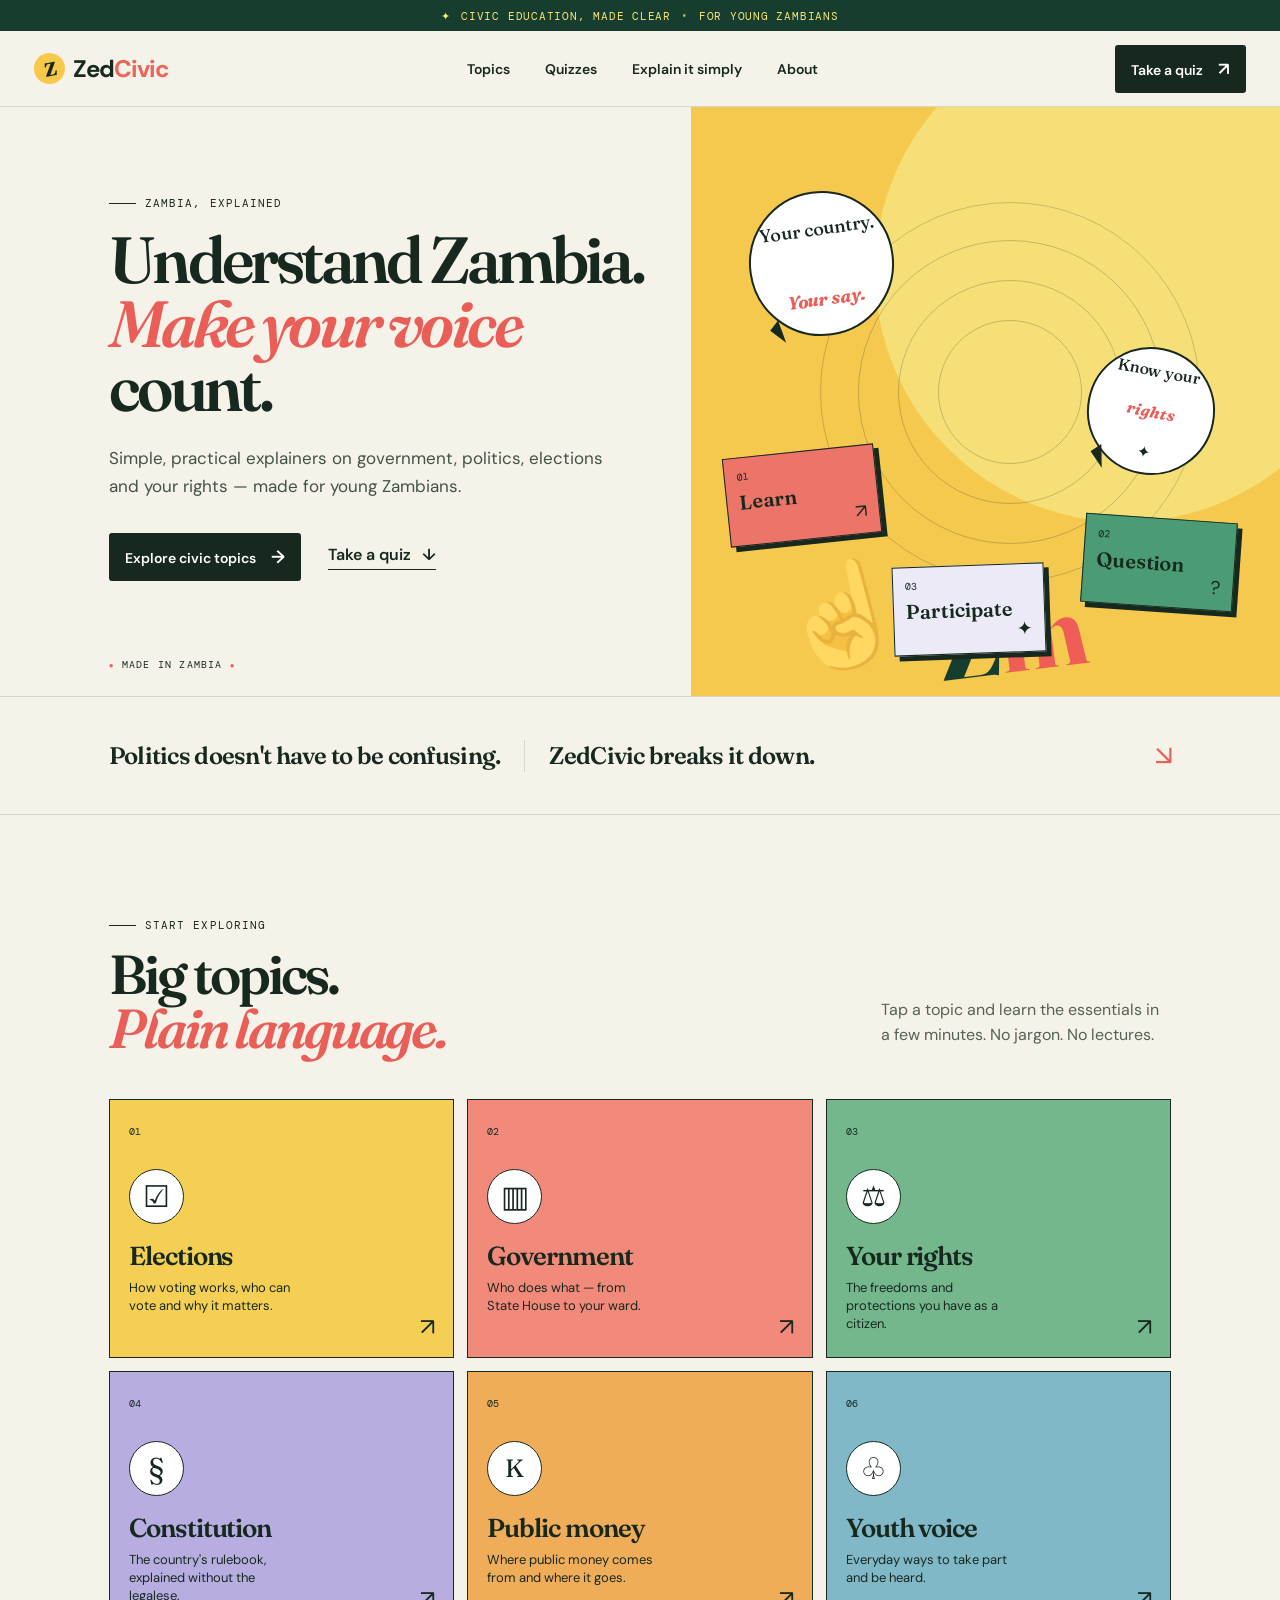
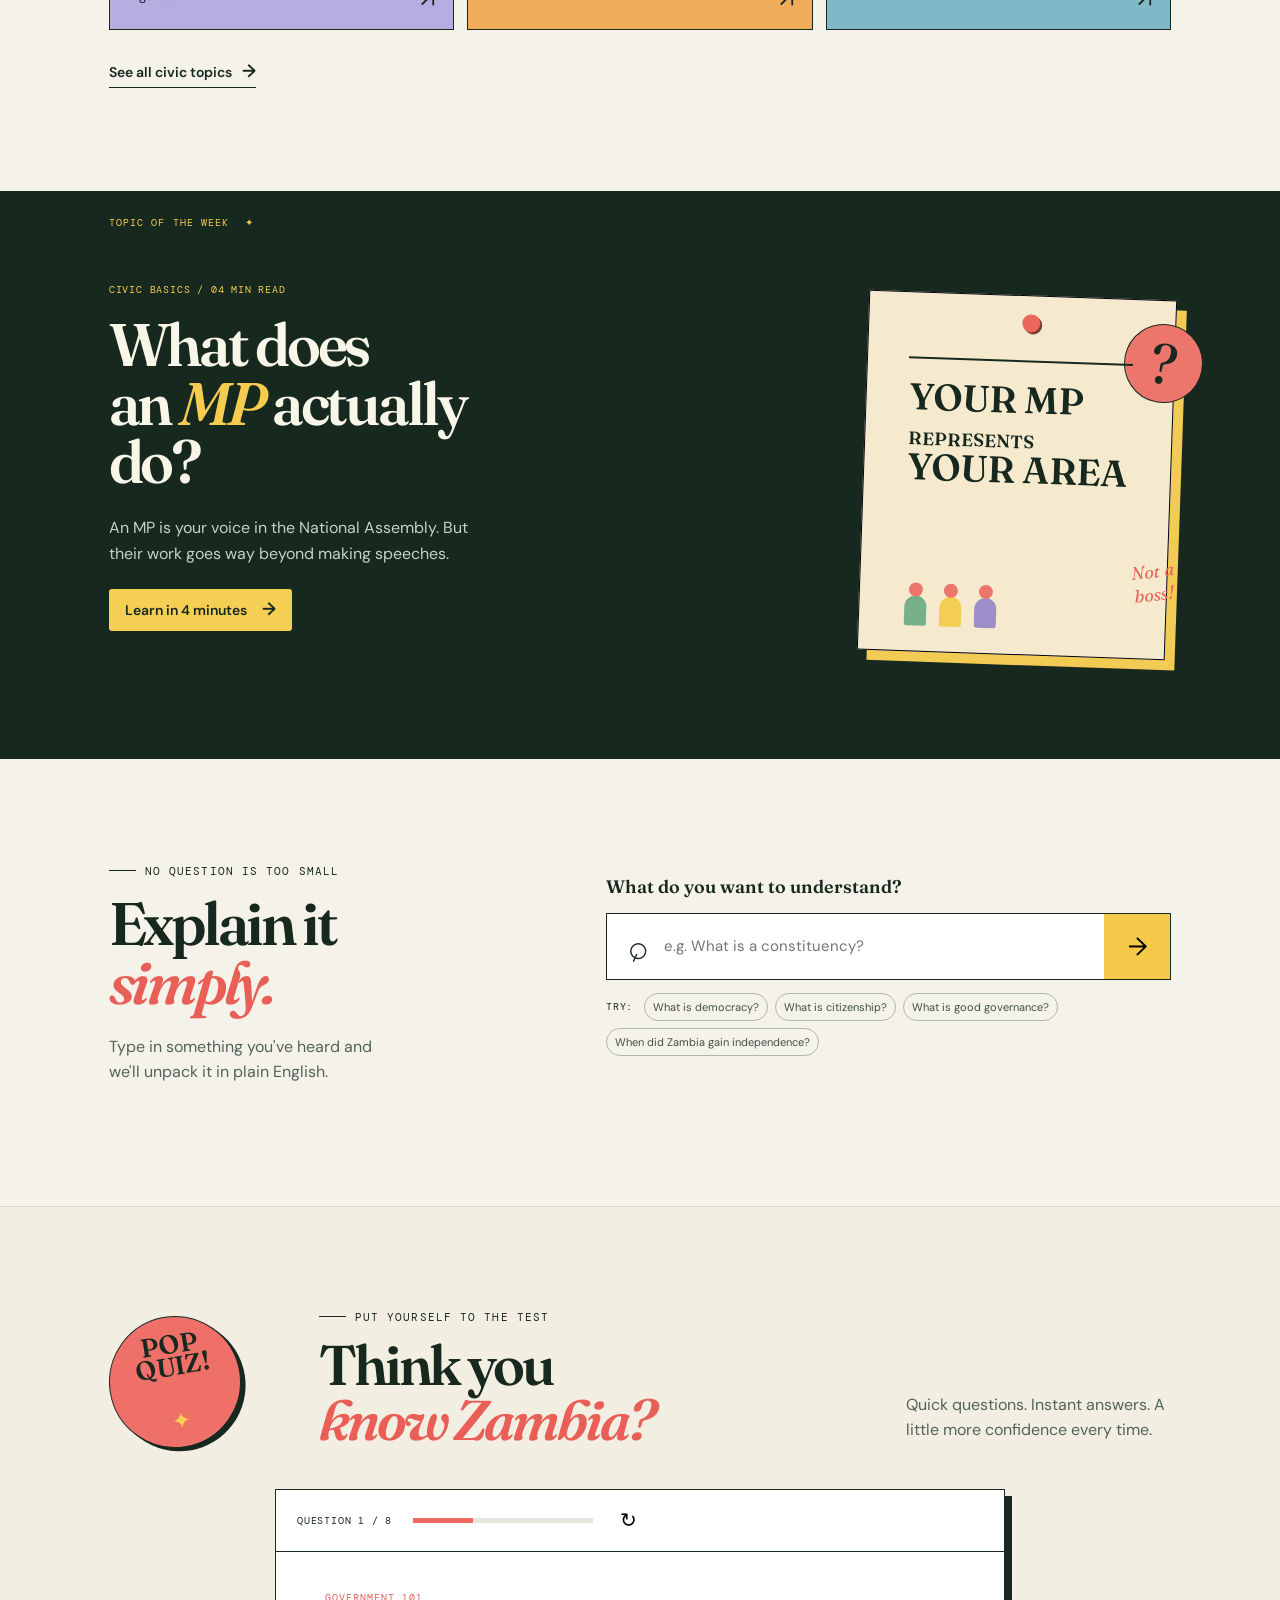
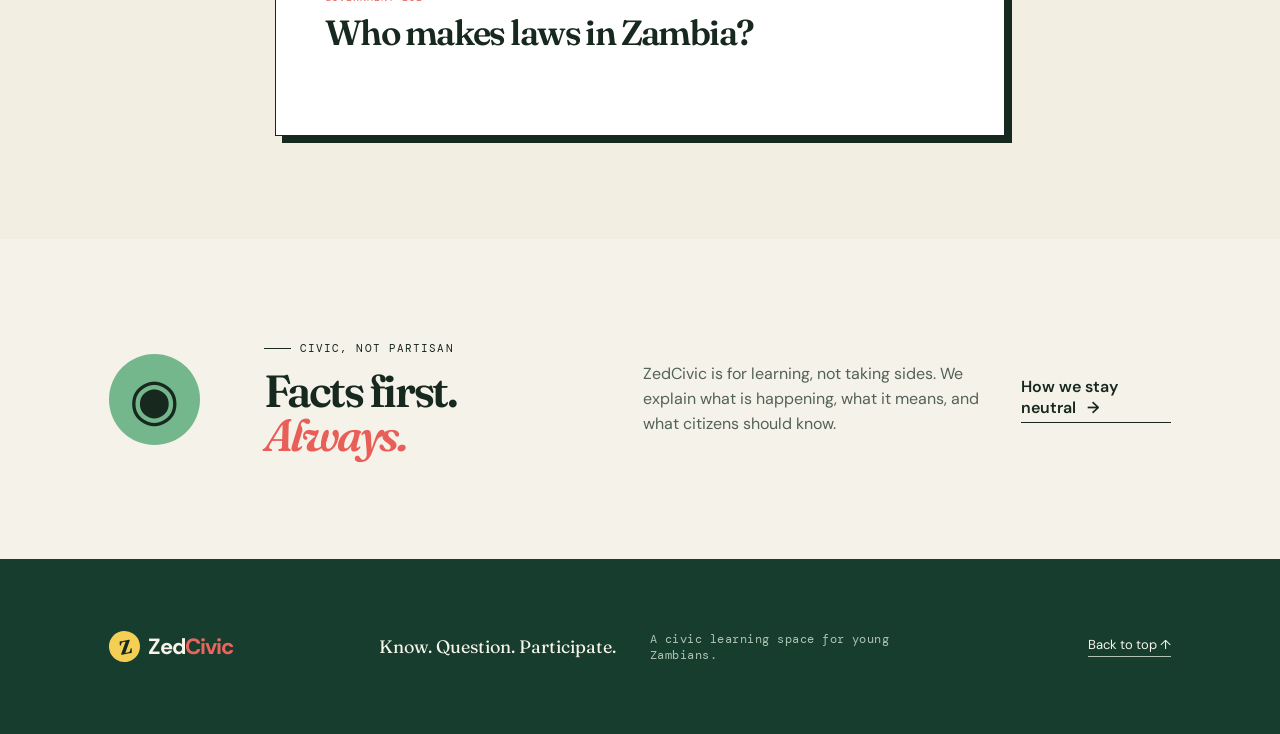
<file: index.html>
<!doctype html>
<html lang="en">
<head>
  <meta charset="UTF-8" />
  <meta name="viewport" content="width=device-width, initial-scale=1.0" />
  <meta name="description" content="Simple, non-partisan civic education for young Zambians." />
  <title>ZedCivic — Know. Question. Participate.</title>
  <link rel="preconnect" href="https://fonts.googleapis.com">
  <link rel="preconnect" href="https://fonts.gstatic.com" crossorigin>
  <link href="https://fonts.googleapis.com/css2?family=DM+Mono:wght@400;500&family=DM+Sans:opsz,wght@9..40,400;9..40,500;9..40,600;9..40,700&family=Fraunces:opsz,wght@9..144,600;9..144,700&display=swap" rel="stylesheet">
  <link rel="stylesheet" href="index.css" />
</head>
<body>
  <div class="announcement"><span>✦</span> CIVIC EDUCATION, MADE CLEAR <span class="announcement-dot">•</span> FOR YOUNG ZAMBIANS</div>
  <header class="site-header">
    <a class="brand" href="#top" aria-label="ZedCivic home"><span class="brand-mark">Z</span><span>Zed<span class="brand-accent">Civic</span></span></a>
    <button class="menu-toggle" aria-label="Open menu" aria-expanded="false"><span></span><span></span></button>
    <nav class="main-nav" aria-label="Main navigation"><a href="topics.html">Topics</a><a href="quizzes.html">Quizzes</a><a href="explain.html">Explain it simply</a><a href="about.html">About</a></nav>
    <a class="header-cta" href="quizzes.html">Take a quiz <span>↗</span></a>
  </header>
  <main id="top">
    <section class="hero">
        <div class="hero-copy"><div class="eyebrow"><span class="eyebrow-line"></span> ZAMBIA, EXPLAINED</div><h1>Understand Zambia.<br><em>Make your voice</em><br>count.</h1><p>Simple, practical explainers on government, politics, elections and your rights — made for young Zambians.</p><div class="hero-actions"><a href="topics.html" class="button button-dark">Explore civic topics <span>→</span></a><a href="quizzes.html" class="text-link">Take a quiz <span>↓</span></a></div></div>
      <div class="hero-art" aria-hidden="true"><div class="sun"></div><div class="hero-rings"><span></span><span></span><span></span></div><div class="speech speech-one">Your country.<br><strong>Your say.</strong></div><div class="speech speech-two">Know your <strong>rights</strong> ✦</div><div class="civic-card card-a"><span>01</span><b>Learn</b><i>↗</i></div><div class="civic-card card-b"><span>02</span><b>Question</b><i>?</i></div><div class="civic-card card-c"><span>03</span><b>Participate</b><i>✦</i></div><div class="raised-hand">☝</div><div class="zambia-map">Z<span>m</span></div></div>
      <div class="hero-stamp"><span>●</span> MADE IN ZAMBIA <span>●</span></div>
    </section>
    <section class="intro-strip" id="about"><p>Politics doesn't have to be confusing.</p><span></span><p>ZedCivic breaks it down.</p><b>↘</b></section>
    <section class="topics section" id="topics">
      <div class="section-heading"><div><div class="eyebrow"><span class="eyebrow-line"></span> START EXPLORING</div><h2>Big topics.<br><em>Plain language.</em></h2></div><p>Tap a topic and learn the essentials in a few minutes. No jargon. No lectures.</p></div>
      <div class="topic-grid">
        <a href="#simple" class="topic-card yellow"><span class="topic-number">01</span><span class="topic-icon ballot">☑</span><h3>Elections</h3><p>How voting works, who can vote and why it matters.</p><span class="card-arrow">↗</span></a>
        <a href="#simple" class="topic-card pink"><span class="topic-number">02</span><span class="topic-icon building">▥</span><h3>Government</h3><p>Who does what — from State House to your ward.</p><span class="card-arrow">↗</span></a>
        <a href="#simple" class="topic-card green"><span class="topic-number">03</span><span class="topic-icon scale">⚖</span><h3>Your rights</h3><p>The freedoms and protections you have as a citizen.</p><span class="card-arrow">↗</span></a>
        <a href="#simple" class="topic-card purple"><span class="topic-number">04</span><span class="topic-icon scroll">§</span><h3>Constitution</h3><p>The country's rulebook, explained without the legalese.</p><span class="card-arrow">↗</span></a>
        <a href="#simple" class="topic-card orange"><span class="topic-number">05</span><span class="topic-icon money">K</span><h3>Public money</h3><p>Where public money comes from and where it goes.</p><span class="card-arrow">↗</span></a>
        <a href="#simple" class="topic-card blue"><span class="topic-number">06</span><span class="topic-icon people">♧</span><h3>Youth voice</h3><p>Everyday ways to take part and be heard.</p><span class="card-arrow">↗</span></a>
      </div><a href="#simple" class="all-topics">See all civic topics <span>→</span></a>
    </section>
    <section class="feature-explainer" id="simple"><div class="feature-label">TOPIC OF THE WEEK <span>✦</span></div><div class="explainer-copy"><p class="large-label">CIVIC BASICS / 04 MIN READ</p><h2>What does<br>an <em>MP</em> actually do?</h2><p>An MP is your voice in the National Assembly. But their work goes way beyond making speeches.</p><a class="button button-light" href="#quiz">Learn in 4 minutes <span>→</span></a></div><div class="explainer-board"><div class="paper-pin"></div><div class="question-mark">?</div><div class="board-lines"></div><p>YOUR MP<br><small>REPRESENTS</small><br>YOUR AREA</p><span class="scribble">Not a<br>boss!</span><div class="board-people"><i></i><i></i><i></i></div></div></section>
    <section class="search-section"><div class="search-copy"><div class="eyebrow"><span class="eyebrow-line"></span> NO QUESTION IS TOO SMALL</div><h2>Explain it<br><em>simply.</em></h2><p>Type in something you've heard and we'll unpack it in plain English.</p></div><div class="search-panel"><label for="explainer-search">What do you want to understand?</label><div class="search-box"><span>⌕</span><input id="explainer-search" type="search" placeholder="e.g. What is a constituency?" /><button aria-label="Search">→</button></div><div class="quick-searches"><span>TRY:</span><button>What is democracy?</button><button>What is citizenship?</button><button>What is good governance?</button><button>When did Zambia gain independence?</button></div><p class="search-result" aria-live="polite"></p></div></section>
    <section class="quiz-section section" id="quiz"><div class="quiz-intro"><div class="quiz-sticker">POP<br>QUIZ! <span>✦</span></div><div><div class="eyebrow"><span class="eyebrow-line"></span> PUT YOURSELF TO THE TEST</div><h2>Think you<br><em>know Zambia?</em></h2></div><p>Quick questions. Instant answers. A little more confidence every time.</p></div><div class="quiz-card"><div class="quiz-card-head"><span>QUESTION <b class="question-count">1 / 8</b></span><div class="progress"><i></i></div><button class="quiz-close" aria-label="Reset quiz">↻</button></div><div class="quiz-content"><p class="quiz-topic">GOVERNMENT 101</p><h3 class="quiz-question">Who makes laws in Zambia?</h3><div class="answers"></div><div class="feedback" aria-live="polite"></div><button class="next-question" hidden>Next question <span>→</span></button></div></div></section>
    <section class="neutral-section"><div class="neutral-icon">◉</div><div><div class="eyebrow"><span class="eyebrow-line"></span> CIVIC, NOT PARTISAN</div><h2>Facts first.<br><em>Always.</em></h2></div><p>ZedCivic is for learning, not taking sides. We explain what is happening, what it means, and what citizens should know.</p><a href="#about" class="text-link">How we stay neutral <span>→</span></a></section>
  </main>
  <footer class="site-footer"><a class="brand" href="#top"><span class="brand-mark">Z</span><span>Zed<span class="brand-accent">Civic</span></span></a><p>Know. Question. Participate.</p><p class="footer-note">A civic learning space for young Zambians.</p><a href="#top">Back to top ↑</a></footer>
  <script src="main.js"></script>
</body></html>
</file>
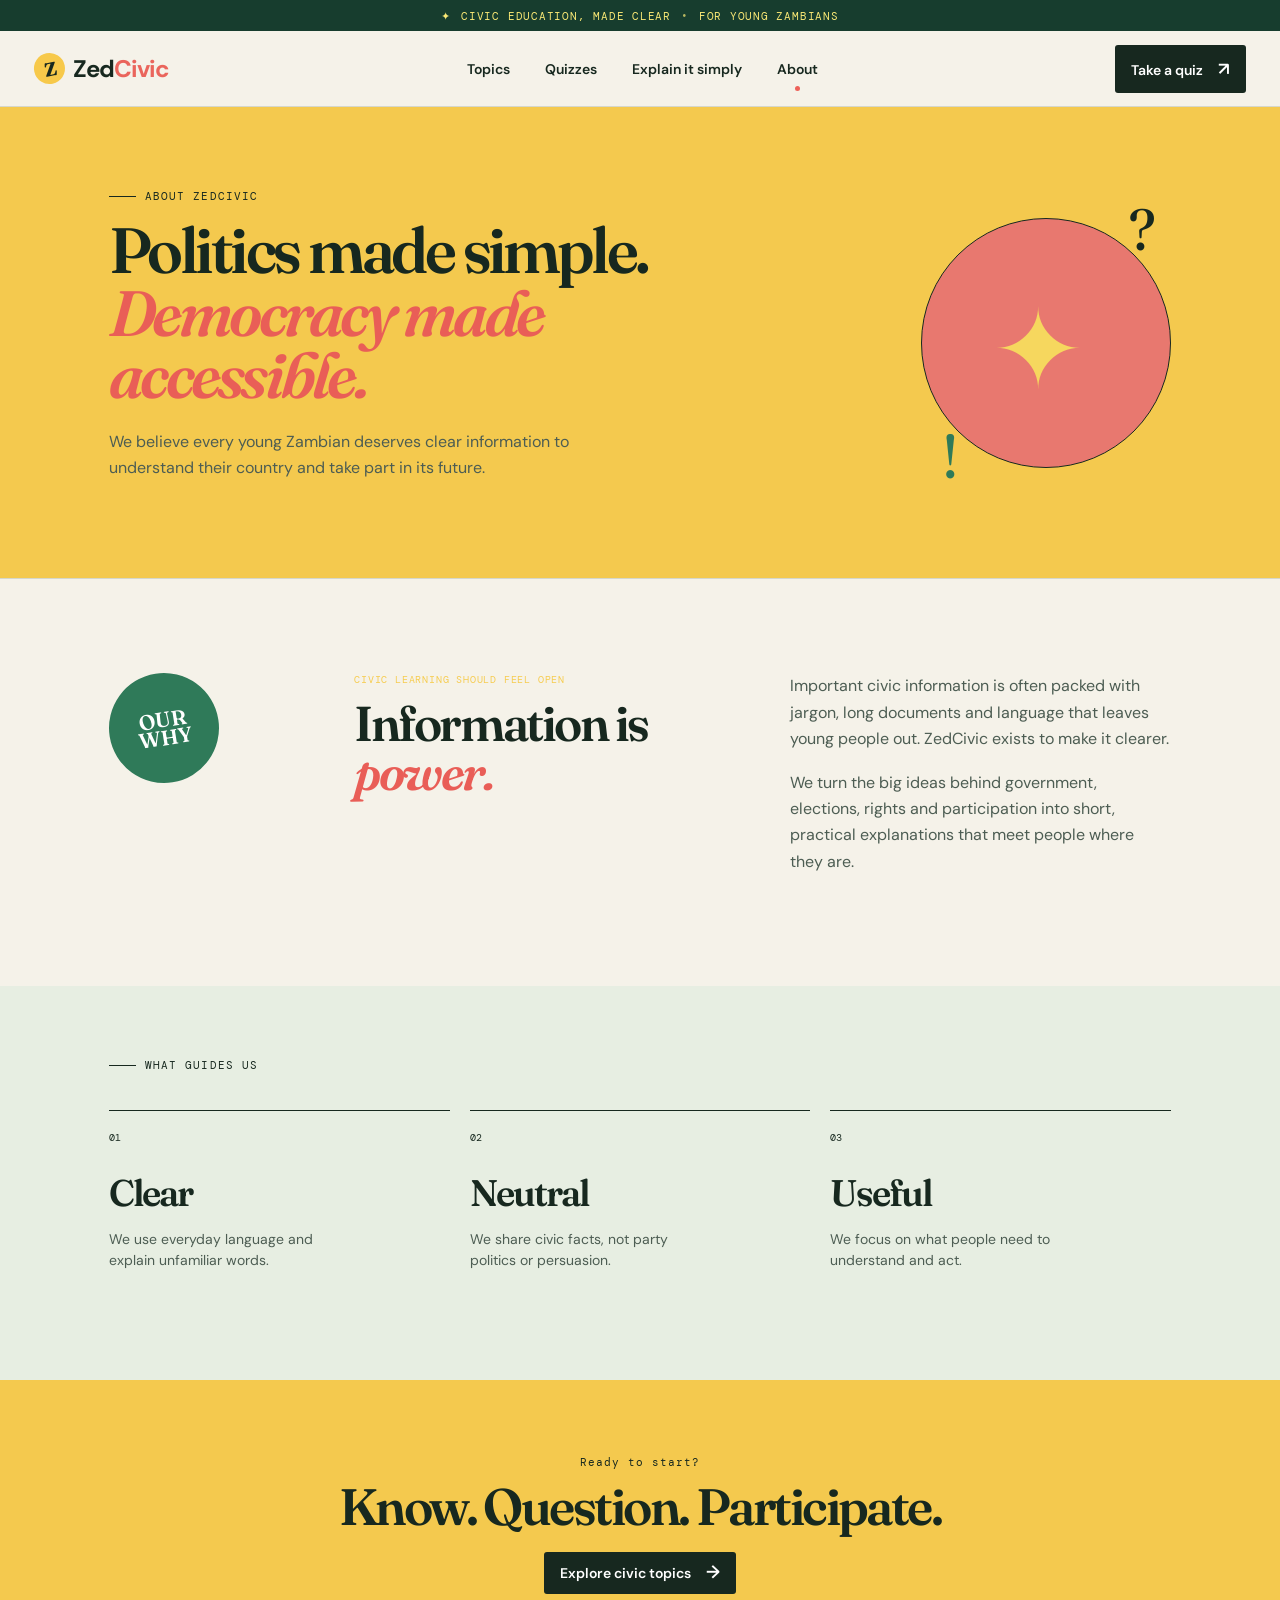
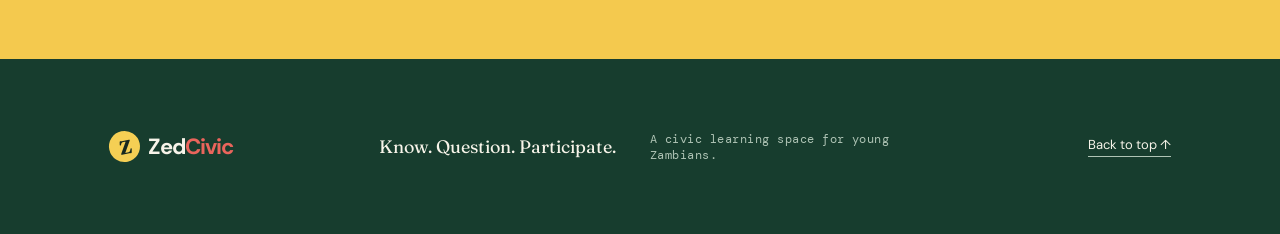
<file: about.html>
<!doctype html>
<html lang="en"><head><meta charset="UTF-8"><meta name="viewport" content="width=device-width, initial-scale=1.0"><meta name="description" content="About ZedCivic, a simple civic learning space for young Zambians."><title>About | ZedCivic</title><link rel="preconnect" href="https://fonts.googleapis.com"><link rel="preconnect" href="https://fonts.gstatic.com" crossorigin><link href="https://fonts.googleapis.com/css2?family=DM+Mono:wght@400;500&family=DM+Sans:opsz,wght@9..40,400;9..40,500;9..40,600;9..40,700&family=Fraunces:opsz,wght@9..144,600;9..144,700&display=swap" rel="stylesheet"><link rel="stylesheet" href="index.css"></head>
<body><div class="announcement"><span>✦</span> CIVIC EDUCATION, MADE CLEAR <span class="announcement-dot">•</span> FOR YOUNG ZAMBIANS</div><header class="site-header"><a class="brand" href="index.html" aria-label="ZedCivic home"><span class="brand-mark">Z</span><span>Zed<span class="brand-accent">Civic</span></span></a><button class="menu-toggle" aria-label="Open menu" aria-expanded="false"><span></span><span></span></button><nav class="main-nav" aria-label="Main navigation"><a href="topics.html">Topics</a><a href="quizzes.html">Quizzes</a><a href="explain.html">Explain it simply</a><a class="active" href="about.html">About</a></nav><a class="header-cta" href="quizzes.html">Take a quiz <span>↗</span></a></header>
<main><section class="page-hero about-hero"><div><div class="eyebrow"><span class="eyebrow-line"></span> ABOUT ZEDCIVIC</div><h1>Politics made simple.<br><em>Democracy made accessible.</em></h1><p>We believe every young Zambian deserves clear information to understand their country and take part in its future.</p></div><div class="about-symbol" aria-hidden="true"><span>✦</span><b>?</b><i>!</i></div></section><section class="about-story"><div class="story-stamp">OUR<br>WHY</div><div><p class="large-label">CIVIC LEARNING SHOULD FEEL OPEN</p><h2>Information is<br><em>power.</em></h2></div><div><p>Important civic information is often packed with jargon, long documents and language that leaves young people out. ZedCivic exists to make it clearer.</p><p>We turn the big ideas behind government, elections, rights and participation into short, practical explanations that meet people where they are.</p></div></section><section class="principles"><div class="eyebrow"><span class="eyebrow-line"></span> WHAT GUIDES US</div><div class="principle-grid"><article><span>01</span><h2>Clear</h2><p>We use everyday language and explain unfamiliar words.</p></article><article><span>02</span><h2>Neutral</h2><p>We share civic facts, not party politics or persuasion.</p></article><article><span>03</span><h2>Useful</h2><p>We focus on what people need to understand and act.</p></article></div></section><section class="page-cta"><p>Ready to start?</p><h2>Know. Question. Participate.</h2><a class="button" href="topics.html">Explore civic topics <span>→</span></a></section></main><footer class="site-footer"><a class="brand" href="index.html"><span class="brand-mark">Z</span><span>Zed<span class="brand-accent">Civic</span></span></a><p>Know. Question. Participate.</p><p class="footer-note">A civic learning space for young Zambians.</p><a href="#top">Back to top ↑</a></footer><script src="main.js"></script></body></html>
</file>
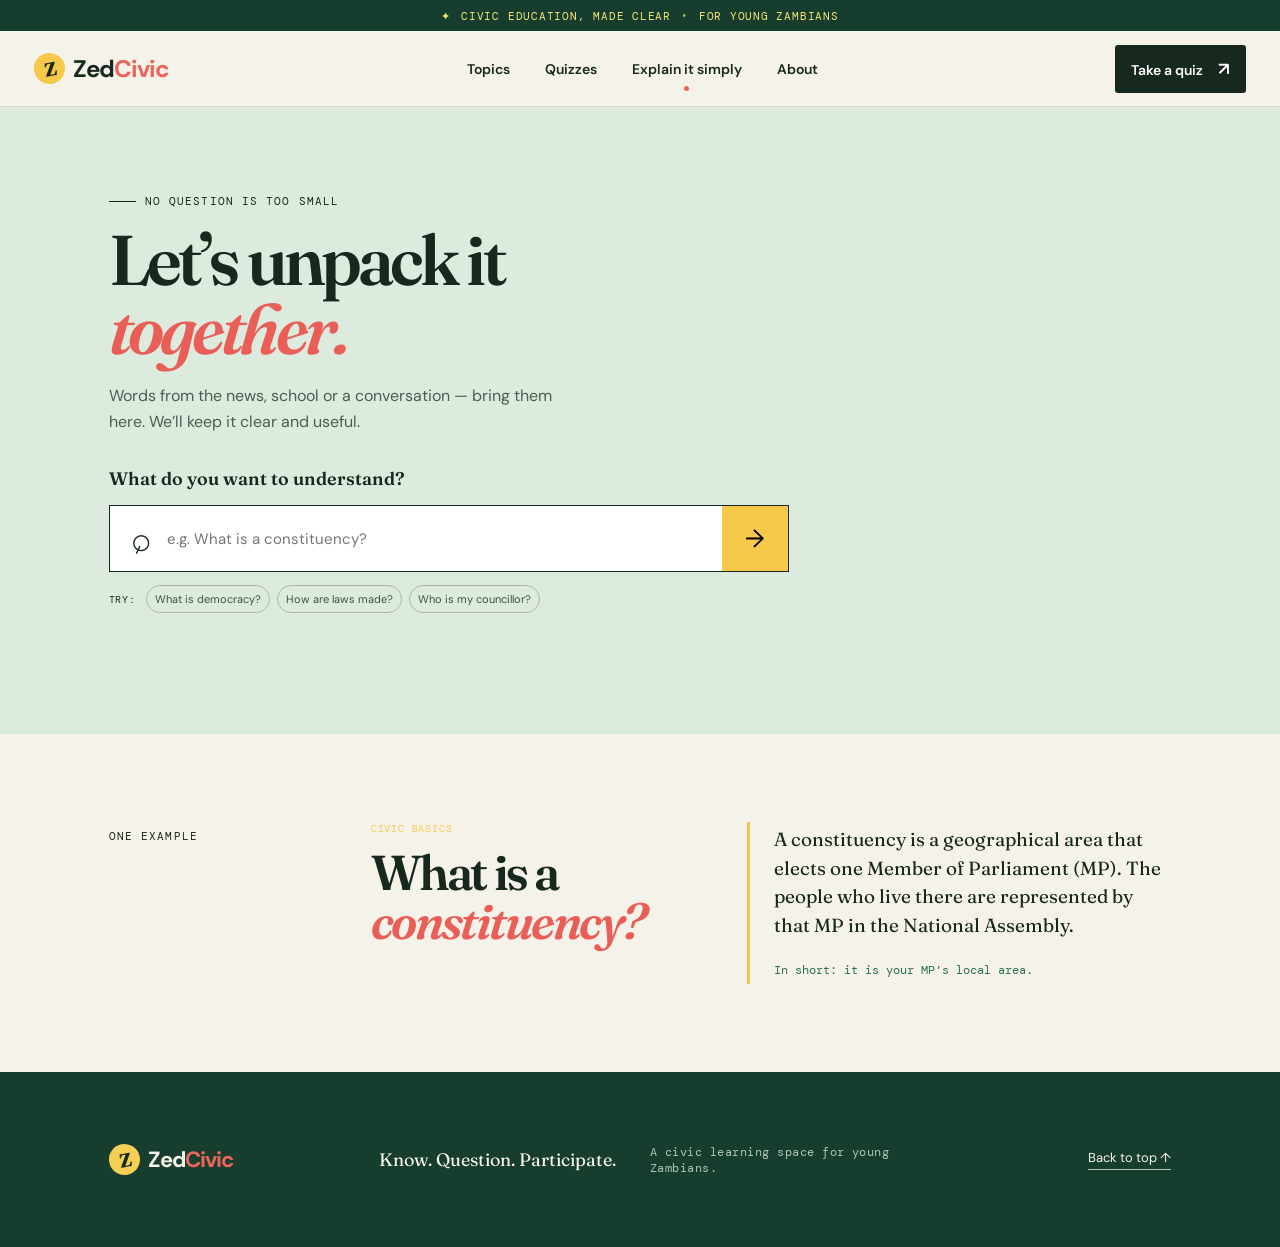
<file: explain.html>
<!doctype html>
<html lang="en"><head><meta charset="UTF-8"><meta name="viewport" content="width=device-width, initial-scale=1.0"><meta name="description" content="Ask a civic question and get a simple answer from ZedCivic."><title>Explain It Simply | ZedCivic</title><link rel="preconnect" href="https://fonts.googleapis.com"><link rel="preconnect" href="https://fonts.gstatic.com" crossorigin><link href="https://fonts.googleapis.com/css2?family=DM+Mono:wght@400;500&family=DM+Sans:opsz,wght@9..40,400;9..40,500;9..40,600;9..40,700&family=Fraunces:opsz,wght@9..144,600;9..144,700&display=swap" rel="stylesheet"><link rel="stylesheet" href="index.css"></head>
<body><div class="announcement"><span>✦</span> CIVIC EDUCATION, MADE CLEAR <span class="announcement-dot">•</span> FOR YOUNG ZAMBIANS</div><header class="site-header"><a class="brand" href="index.html" aria-label="ZedCivic home"><span class="brand-mark">Z</span><span>Zed<span class="brand-accent">Civic</span></span></a><button class="menu-toggle" aria-label="Open menu" aria-expanded="false"><span></span><span></span></button><nav class="main-nav" aria-label="Main navigation"><a href="topics.html">Topics</a><a href="quizzes.html">Quizzes</a><a class="active" href="explain.html">Explain it simply</a><a href="about.html">About</a></nav><a class="header-cta" href="quizzes.html">Take a quiz <span>↗</span></a></header>
<main><section class="explain-hero"><div class="eyebrow"><span class="eyebrow-line"></span> NO QUESTION IS TOO SMALL</div><h1>Let’s unpack it<br><em>together.</em></h1><p>Words from the news, school or a conversation — bring them here. We’ll keep it clear and useful.</p><div class="search-panel"><label for="explainer-search">What do you want to understand?</label><div class="search-box"><span>⌕</span><input id="explainer-search" type="search" placeholder="e.g. What is a constituency?"><button aria-label="Search">→</button></div><div class="quick-searches"><span>TRY:</span><button>What is democracy?</button><button>How are laws made?</button><button>Who is my councillor?</button></div><p class="search-result" aria-live="polite"></p></div></section><section class="simple-example"><div class="example-number">ONE EXAMPLE</div><div><p class="large-label">CIVIC BASICS</p><h2>What is a<br><em>constituency?</em></h2></div><div class="answer-panel"><p>A constituency is a geographical area that elects one Member of Parliament (MP). The people who live there are represented by that MP in the National Assembly.</p><span>In short: it is your MP’s local area.</span></div></section></main><footer class="site-footer"><a class="brand" href="index.html"><span class="brand-mark">Z</span><span>Zed<span class="brand-accent">Civic</span></span></a><p>Know. Question. Participate.</p><p class="footer-note">A civic learning space for young Zambians.</p><a href="#top">Back to top ↑</a></footer><script src="main.js"></script></body></html>
</file>
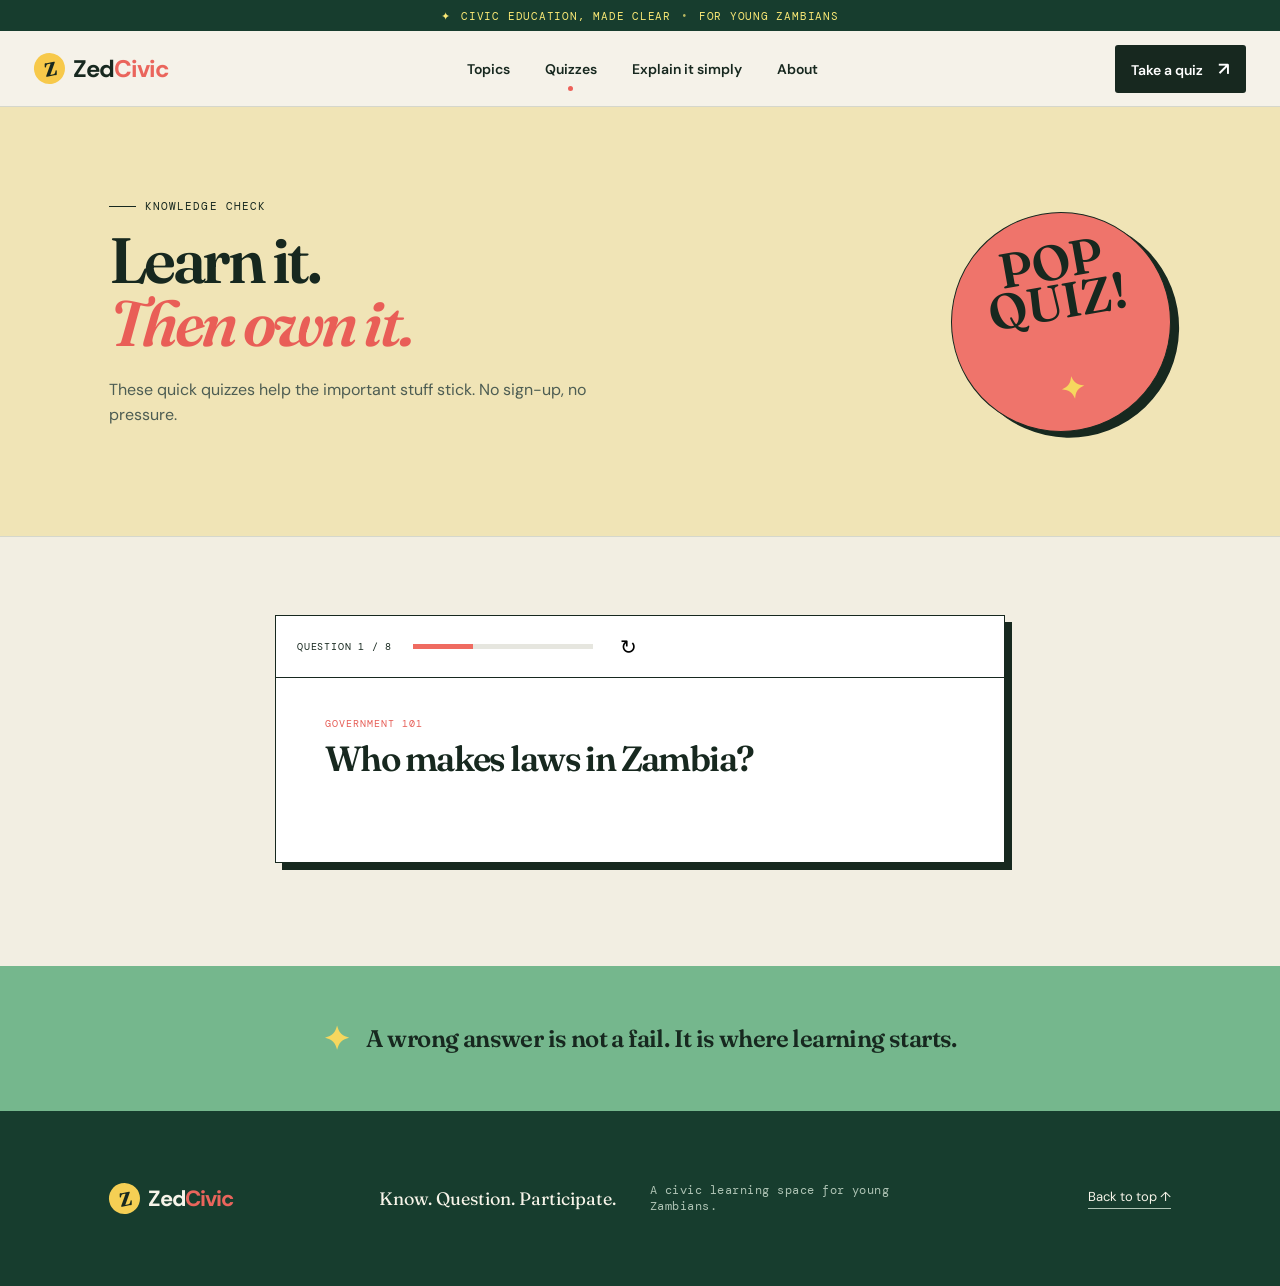
<file: quizzes.html>
<!doctype html>
<html lang="en"><head><meta charset="UTF-8"><meta name="viewport" content="width=device-width, initial-scale=1.0"><meta name="description" content="Test your civic knowledge with quick ZedCivic quizzes."><title>Quizzes | ZedCivic</title><link rel="preconnect" href="https://fonts.googleapis.com"><link rel="preconnect" href="https://fonts.gstatic.com" crossorigin><link href="https://fonts.googleapis.com/css2?family=DM+Mono:wght@400;500&family=DM+Sans:opsz,wght@9..40,400;9..40,500;9..40,600;9..40,700&family=Fraunces:opsz,wght@9..144,600;9..144,700&display=swap" rel="stylesheet"><link rel="stylesheet" href="index.css"></head>
<body><div class="announcement"><span>✦</span> CIVIC EDUCATION, MADE CLEAR <span class="announcement-dot">•</span> FOR YOUNG ZAMBIANS</div><header class="site-header"><a class="brand" href="index.html" aria-label="ZedCivic home"><span class="brand-mark">Z</span><span>Zed<span class="brand-accent">Civic</span></span></a><button class="menu-toggle" aria-label="Open menu" aria-expanded="false"><span></span><span></span></button><nav class="main-nav" aria-label="Main navigation"><a href="topics.html">Topics</a><a class="active" href="quizzes.html">Quizzes</a><a href="explain.html">Explain it simply</a><a href="about.html">About</a></nav><a class="header-cta" href="quizzes.html">Take a quiz <span>↗</span></a></header>
<main><section class="page-hero quiz-page-hero"><div><div class="eyebrow"><span class="eyebrow-line"></span> KNOWLEDGE CHECK</div><h1>Learn it.<br><em>Then own it.</em></h1><p>These quick quizzes help the important stuff stick. No sign-up, no pressure.</p></div><div class="quiz-burst" aria-hidden="true">POP<br>QUIZ!<span>✦</span></div></section><section class="quiz-section section standalone-quiz"><div class="quiz-card"><div class="quiz-card-head"><span>QUESTION <b class="question-count">1 / 8</b></span><div class="progress"><i></i></div><button class="quiz-close" aria-label="Reset quiz">↻</button></div><div class="quiz-content"><p class="quiz-topic">GOVERNMENT 101</p><h2 class="quiz-question">Who makes laws in Zambia?</h2><div class="answers"></div><div class="feedback" aria-live="polite"></div><button class="next-question" hidden>Next question <span>→</span></button></div></div></section><section class="quiz-note"><span>✦</span><p>A wrong answer is not a fail. It is where learning starts.</p></section></main><footer class="site-footer"><a class="brand" href="index.html"><span class="brand-mark">Z</span><span>Zed<span class="brand-accent">Civic</span></span></a><p>Know. Question. Participate.</p><p class="footer-note">A civic learning space for young Zambians.</p><a href="#top">Back to top ↑</a></footer><script src="main.js"></script></body></html>
</file>
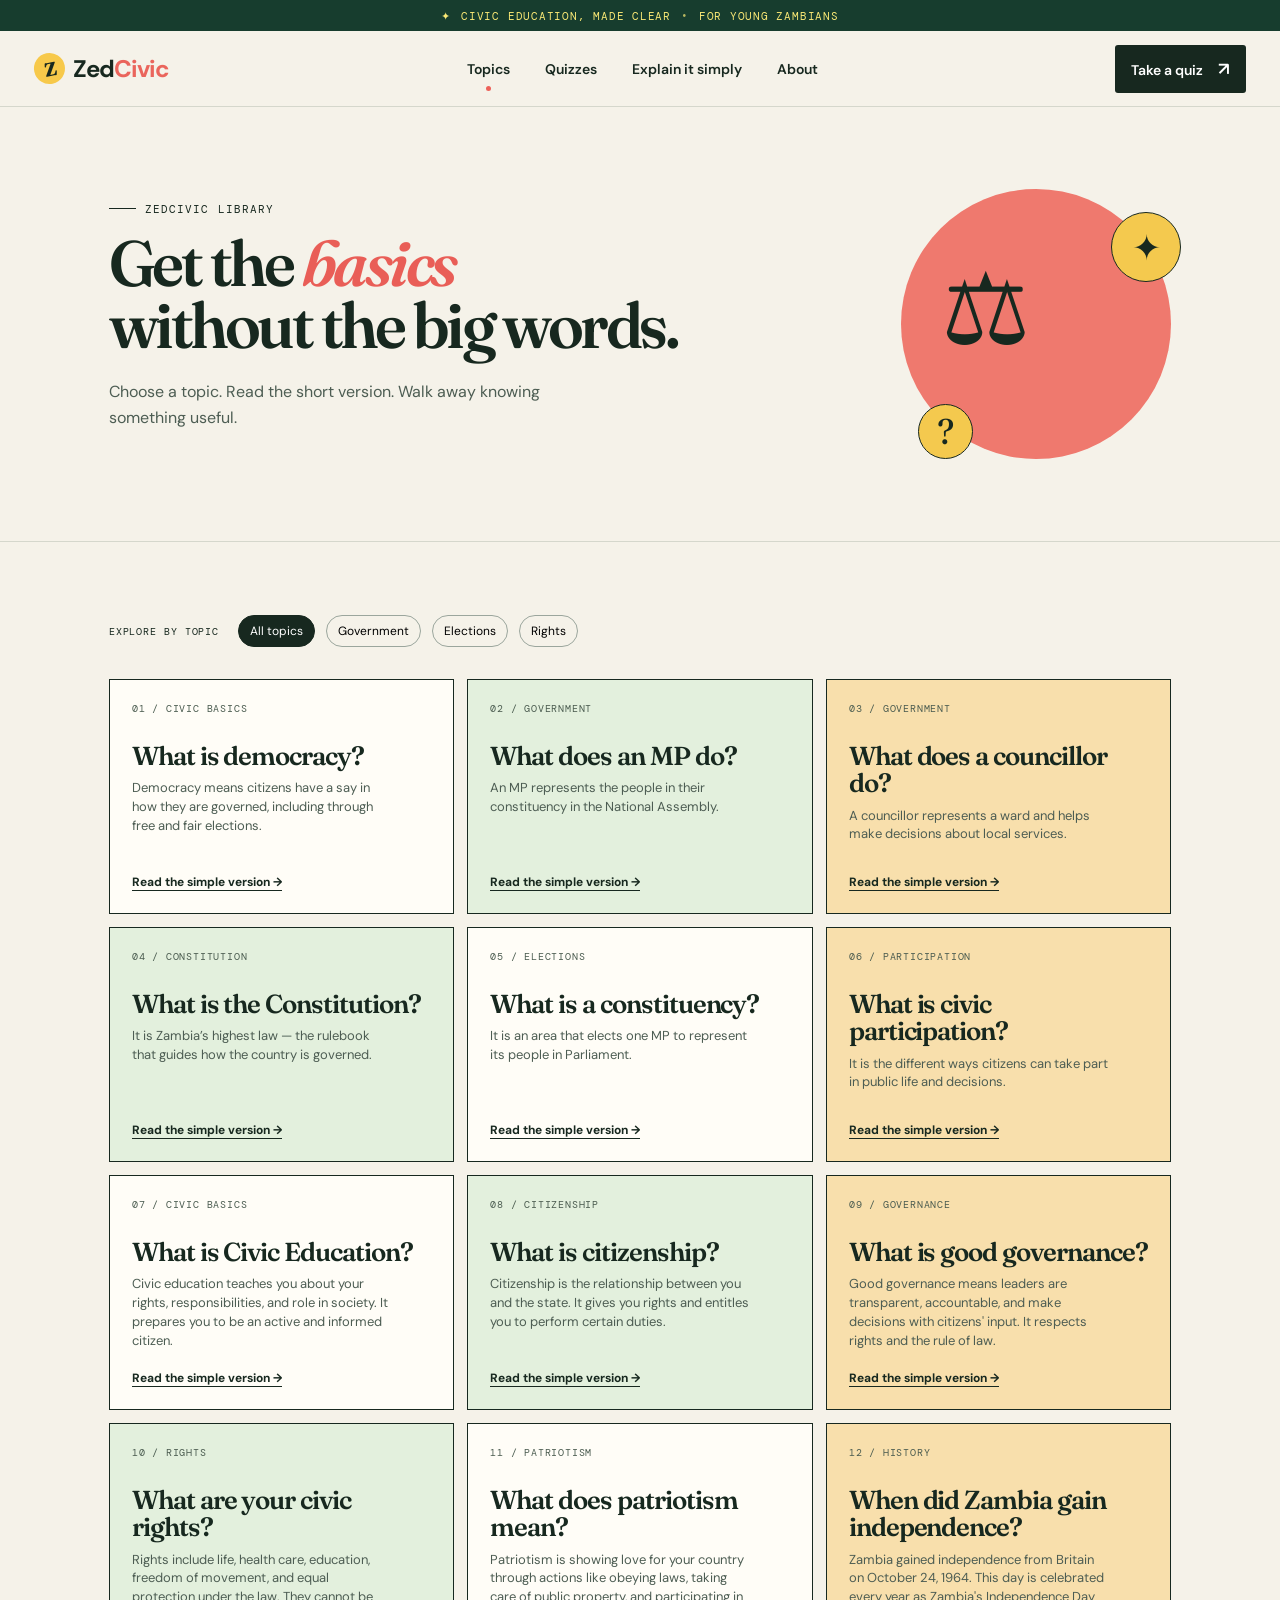
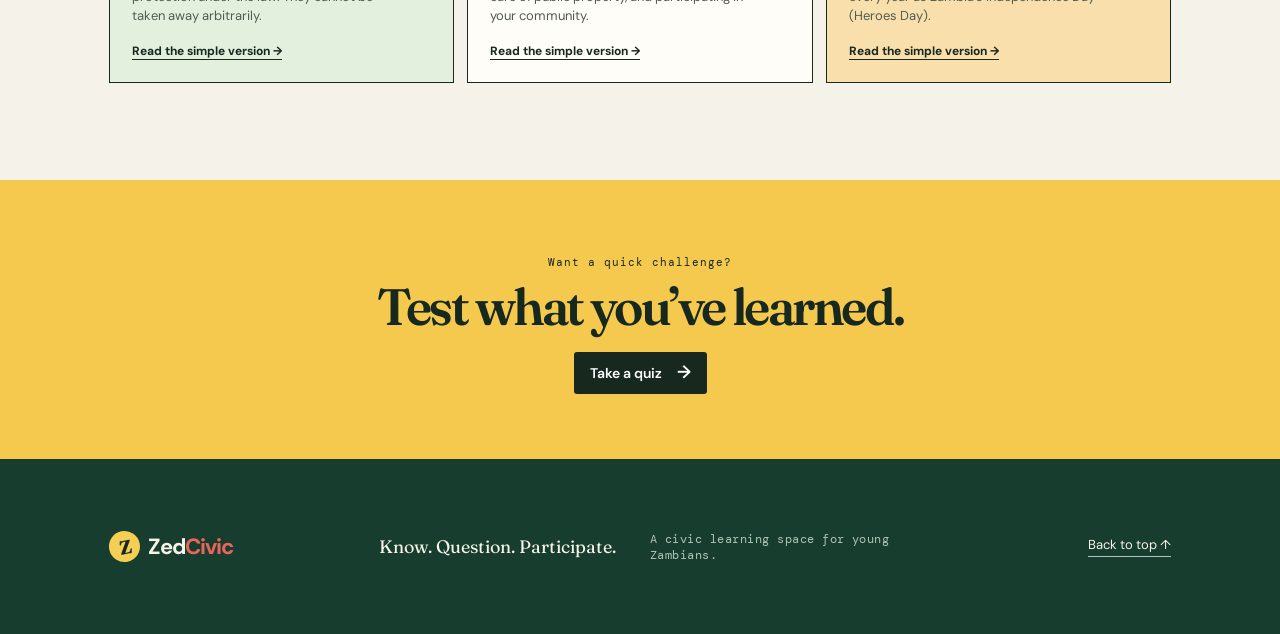
<file: topics.html>
<!doctype html>
<html lang="en"><head><meta charset="UTF-8"><meta name="viewport" content="width=device-width, initial-scale=1.0"><meta name="description" content="Short civic learning topics for young Zambians."><title>Civic Topics | ZedCivic</title><link rel="preconnect" href="https://fonts.googleapis.com"><link rel="preconnect" href="https://fonts.gstatic.com" crossorigin><link href="https://fonts.googleapis.com/css2?family=DM+Mono:wght@400;500&family=DM+Sans:opsz,wght@9..40,400;9..40,500;9..40,600;9..40,700&family=Fraunces:opsz,wght@9..144,600;9..144,700&display=swap" rel="stylesheet"><link rel="stylesheet" href="index.css"></head>
<body><div class="announcement"><span>✦</span> CIVIC EDUCATION, MADE CLEAR <span class="announcement-dot">•</span> FOR YOUNG ZAMBIANS</div><header class="site-header"><a class="brand" href="index.html" aria-label="ZedCivic home"><span class="brand-mark">Z</span><span>Zed<span class="brand-accent">Civic</span></span></a><button class="menu-toggle" aria-label="Open menu" aria-expanded="false"><span></span><span></span></button><nav class="main-nav" aria-label="Main navigation"><a class="active" href="topics.html">Topics</a><a href="quizzes.html">Quizzes</a><a href="explain.html">Explain it simply</a><a href="about.html">About</a></nav><a class="header-cta" href="quizzes.html">Take a quiz <span>↗</span></a></header>
<main><section class="page-hero topics-hero"><div><div class="eyebrow"><span class="eyebrow-line"></span> ZEDCIVIC LIBRARY</div><h1>Get the <em>basics</em><br>without the big words.</h1><p>Choose a topic. Read the short version. Walk away knowing something useful.</p></div><div class="page-shape shape-topics" aria-hidden="true"><span>⚖</span><i>✦</i><b>?</b></div></section>
<section class="topic-library"><div class="library-filter"><span>EXPLORE BY TOPIC</span><button class="filter-pill selected">All topics</button><button class="filter-pill">Government</button><button class="filter-pill">Elections</button><button class="filter-pill">Rights</button></div><div class="library-grid"><article class="learn-card"><span>01 / CIVIC BASICS</span><h2>What is democracy?</h2><p>Democracy means citizens have a say in how they are governed, including through free and fair elections.</p><a href="explain.html">Read the simple version →</a></article><article class="learn-card"><span>02 / GOVERNMENT</span><h2>What does an MP do?</h2><p>An MP represents the people in their constituency in the National Assembly.</p><a href="explain.html">Read the simple version →</a></article><article class="learn-card"><span>03 / GOVERNMENT</span><h2>What does a councillor do?</h2><p>A councillor represents a ward and helps make decisions about local services.</p><a href="explain.html">Read the simple version →</a></article><article class="learn-card"><span>04 / CONSTITUTION</span><h2>What is the Constitution?</h2><p>It is Zambia’s highest law — the rulebook that guides how the country is governed.</p><a href="explain.html">Read the simple version →</a></article><article class="learn-card"><span>05 / ELECTIONS</span><h2>What is a constituency?</h2><p>It is an area that elects one MP to represent its people in Parliament.</p><a href="explain.html">Read the simple version →</a></article><article class="learn-card"><span>06 / PARTICIPATION</span><h2>What is civic participation?</h2><p>It is the different ways citizens can take part in public life and decisions.</p><a href="explain.html">Read the simple version →</a></article><article class="learn-card"><span>07 / CIVIC BASICS</span><h2>What is Civic Education?</h2><p>Civic education teaches you about your rights, responsibilities, and role in society. It prepares you to be an active and informed citizen.</p><a href="explain.html">Read the simple version →</a></article><article class="learn-card"><span>08 / CITIZENSHIP</span><h2>What is citizenship?</h2><p>Citizenship is the relationship between you and the state. It gives you rights and entitles you to perform certain duties.</p><a href="explain.html">Read the simple version →</a></article><article class="learn-card"><span>09 / GOVERNANCE</span><h2>What is good governance?</h2><p>Good governance means leaders are transparent, accountable, and make decisions with citizens' input. It respects rights and the rule of law.</p><a href="explain.html">Read the simple version →</a></article><article class="learn-card"><span>10 / RIGHTS</span><h2>What are your civic rights?</h2><p>Rights include life, health care, education, freedom of movement, and equal protection under the law. They cannot be taken away arbitrarily.</p><a href="explain.html">Read the simple version →</a></article><article class="learn-card"><span>11 / PATRIOTISM</span><h2>What does patriotism mean?</h2><p>Patriotism is showing love for your country through actions like obeying laws, taking care of public property, and participating in your community.</p><a href="explain.html">Read the simple version →</a></article><article class="learn-card"><span>12 / HISTORY</span><h2>When did Zambia gain independence?</h2><p>Zambia gained independence from Britain on October 24, 1964. This day is celebrated every year as Zambia's Independence Day (Heroes Day).</p><a href="explain.html">Read the simple version →</a></article></div></section>
<section class="page-cta"><p>Want a quick challenge?</p><h2>Test what you’ve learned.</h2><a class="button" href="quizzes.html">Take a quiz <span>→</span></a></section></main><footer class="site-footer"><a class="brand" href="index.html"><span class="brand-mark">Z</span><span>Zed<span class="brand-accent">Civic</span></span></a><p>Know. Question. Participate.</p><p class="footer-note">A civic learning space for young Zambians.</p><a href="#top">Back to top ↑</a></footer><script src="main.js"></script></body></html>
</file>
<file: index.css>
:root{--ink:#17281f;--cream:#f5f2e9;--yellow:#f7c94a;--red:#ef5d57;--green:#2f7a59;--line:#d5d7cc;--serif:'Fraunces',Georgia,serif;--sans:'DM Sans',Arial,sans-serif;--mono:'DM Mono',monospace}*{box-sizing:border-box}html{scroll-behavior:smooth}body{margin:0;background:var(--cream);color:var(--ink);font-family:var(--sans);font-size:16px}a{text-decoration:none;color:inherit}button,input{font:inherit}.announcement{height:31px;background:#173d2e;color:#f9e875;display:flex;align-items:center;justify-content:center;gap:10px;font:11px var(--mono);letter-spacing:.07em}.announcement-dot{opacity:.7}.site-header{height:76px;max-width:1320px;padding:0 34px;margin:auto;display:flex;align-items:center;justify-content:space-between;border-bottom:1px solid var(--line);position:relative;z-index:20}.brand{font-weight:700;letter-spacing:-1px;font-size:24px;display:flex;align-items:center;gap:8px}.brand-mark{width:31px;height:31px;background:var(--yellow);border-radius:50%;display:grid;place-items:center;font:700 19px var(--serif);transform:rotate(-12deg)}.brand-accent{color:#ea655c}.main-nav{display:flex;align-self:stretch;align-items:center;gap:35px;font-size:14px;font-weight:600}.main-nav a{height:100%;display:grid;place-items:center;position:relative}.main-nav a.active:after{content:"";width:5px;height:5px;border-radius:50%;background:#ed6159;position:absolute;bottom:15px}.header-cta,.button{background:var(--ink);color:#fff;padding:12px 16px;border-radius:3px;font-weight:600;font-size:14px;transition:.2s}.header-cta span,.button span{margin-left:12px;font-size:18px}.header-cta:hover,.button:hover{transform:translateY(-2px);background:#314c3f}.menu-toggle{display:none}.hero{min-height:590px;max-width:1320px;margin:auto;display:grid;grid-template-columns:1.08fr .92fr;position:relative;overflow:hidden;border-bottom:1px solid var(--line)}.hero-copy{padding:89px 34px 85px 8.5vw;position:relative;z-index:2}.eyebrow{font:11px var(--mono);letter-spacing:.1em;display:flex;align-items:center;gap:9px}.eyebrow-line{width:27px;height:1px;background:currentColor;display:inline-block}.hero h1,.section-heading h2,.search-copy h2,.quiz-intro h2,.neutral-section h2,.explainer-copy h2{font:600 clamp(46px,5.1vw,75px)/.98 var(--serif);letter-spacing:-.055em;margin:18px 0 24px}.hero h1 em,h2 em{font-style:italic;font-weight:600;color:#e95e57}.hero-copy>p{max-width:510px;line-height:1.65;font-size:17px;color:#425248;margin-bottom:33px}.hero-actions{display:flex;align-items:center;gap:27px}.text-link{font-weight:600;border-bottom:1px solid var(--ink);padding-bottom:4px}.text-link span{margin-left:7px}.hero-art{position:relative;background:#f4c94e;overflow:hidden}.sun{width:500px;height:500px;border-radius:50%;background:#f7df77;position:absolute;top:-85px;right:-95px}.hero-rings{position:absolute;width:380px;height:380px;border:1px solid rgba(23,40,31,.2);border-radius:50%;right:80px;top:95px}.hero-rings span{position:absolute;border:1px solid rgba(23,40,31,.22);border-radius:50%;inset:37px}.hero-rings span:nth-child(2){inset:77px}.hero-rings span:nth-child(3){inset:117px}.speech{position:absolute;background:#fff;border:2px solid var(--ink);border-radius:50%;display:grid;place-items:center;text-align:center;line-height:1.08;font:500 18px var(--serif);z-index:2}.speech strong{font-style:italic;color:#e95e57}.speech-one{width:145px;height:145px;left:58px;top:84px;transform:rotate(-8deg)}.speech-two{width:128px;height:128px;right:65px;top:240px;transform:rotate(11deg);font-size:16px}.speech:after{content:"";position:absolute;border-style:solid;border-width:13px 0 0 20px;border-color:transparent transparent transparent var(--ink);bottom:2px;left:12px;transform:rotate(45deg)}.civic-card{position:absolute;z-index:3;width:152px;height:89px;padding:12px;border:1.5px solid var(--ink);box-shadow:5px 5px 0 var(--ink);display:flex;flex-direction:column}.civic-card span{font:10px var(--mono)}.civic-card b{font:600 20px var(--serif);margin-top:6px}.civic-card i{font-style:normal;position:absolute;right:12px;bottom:10px;font-size:19px}.card-a{background:#ed7468;bottom:156px;left:35px;transform:rotate(-6deg)}.card-b{background:#4b9c75;right:45px;bottom:89px;transform:rotate(4deg)}.card-c{background:#eceaf6;left:202px;bottom:42px;transform:rotate(-2deg)}.raised-hand{font-size:98px;position:absolute;bottom:16px;left:87px;transform:rotate(-13deg);z-index:4;filter:sepia(.4)}.zambia-map{position:absolute;right:194px;bottom:20px;color:#173d2e;font:700 105px/.8 var(--serif);transform:rotate(-7deg)}.zambia-map span{color:#ef5d57}.hero-stamp{position:absolute;z-index:3;bottom:25px;left:8.5vw;font:10px var(--mono);letter-spacing:.12em;display:flex;gap:7px;align-items:center}.hero-stamp span{font-size:8px;color:#ea655c}.intro-strip{min-height:104px;max-width:1320px;margin:auto;padding:20px 8.5vw;display:flex;align-items:center;gap:24px;border-bottom:1px solid var(--line);font:600 24px var(--serif);letter-spacing:-.03em}.intro-strip span{height:32px;width:1px;background:var(--line)}.intro-strip b{margin-left:auto;font:28px var(--sans);color:#e95e57}.section{max-width:1320px;margin:auto;padding:103px 8.5vw}.section-heading{display:flex;justify-content:space-between;align-items:end;margin-bottom:43px}.section-heading h2{font-size:55px;margin:16px 0 0}.section-heading>p{width:290px;line-height:1.55;color:#536259;margin:0 0 8px}.topic-grid{display:grid;grid-template-columns:repeat(3,1fr);gap:13px}.topic-card{min-height:259px;padding:19px;position:relative;border:1px solid var(--ink);transition:transform .2s,box-shadow .2s}.topic-card:hover{transform:translate(-4px,-5px);box-shadow:5px 5px 0 var(--ink)}.yellow{background:#f5cf54}.pink{background:#f28a7b}.green{background:#75b78d}.purple{background:#b7ade1}.orange{background:#efad59}.blue{background:#80b8c7}.topic-number{font:10px var(--mono)}.topic-icon{height:55px;width:55px;border:1.5px solid var(--ink);background:#fff;border-radius:50%;display:grid;place-items:center;font:30px var(--serif);margin:29px 0 16px}.topic-icon.scale{font-size:28px}.topic-icon.money{font-size:25px}.topic-card h3{font:600 26px var(--serif);letter-spacing:-.04em;margin:0 0 7px}.topic-card p{line-height:1.4;font-size:13px;margin:0;max-width:170px}.card-arrow{position:absolute;right:18px;bottom:15px;font-size:24px}.all-topics{display:inline-block;margin-top:29px;font-size:14px;font-weight:600;border-bottom:1px solid;padding-bottom:4px}.all-topics span{font-size:18px;margin-left:7px}.feature-explainer{display:grid;grid-template-columns:1fr 1fr;position:relative;min-height:568px;background:var(--ink);color:#f8f5e9;padding:92px 8.5vw;overflow:hidden}.feature-label{position:absolute;top:25px;left:8.5vw;font:10px var(--mono);letter-spacing:.11em;color:#f6cc50}.feature-label span{margin-left:8px}.explainer-copy{max-width:440px}.large-label{font:10px var(--mono);letter-spacing:.08em;color:#f6cc50;margin:0}.explainer-copy h2{font-size:60px;margin-top:19px}.explainer-copy h2 em{color:#f6cc50}.explainer-copy>p:not(.large-label){line-height:1.6;color:#c7d0c7;max-width:380px;margin-bottom:31px}.button-light{background:#f5cf54;color:var(--ink)}.button-light:hover{background:#ffe282}.explainer-board{height:360px;max-width:390px;align-self:center;justify-self:end;background:#f6eace;color:var(--ink);border:1px solid #001;box-shadow:10px 10px 0 #f2cb54;position:relative;padding:63px 43px;transform:rotate(2deg)}.paper-pin{width:18px;height:18px;background:#eb665c;border-radius:50%;position:absolute;top:18px;left:50%;box-shadow:2px 2px 0 #773a35}.question-mark{position:absolute;right:-29px;top:23px;width:79px;height:79px;background:#ed766c;border-radius:50%;display:grid;place-items:center;border:1px solid var(--ink);font:56px/1 var(--serif);transform:rotate(9deg)}.explainer-board p{font:600 37px/.95 var(--serif);margin:23px 0}.explainer-board small{font-size:18px}.board-lines{height:2px;background:var(--ink);position:absolute;left:41px;right:41px;top:64px}.scribble{position:absolute;right:-9px;bottom:53px;font:italic 18px var(--serif);transform:rotate(-9deg);color:#ea655c}.board-people{position:absolute;display:flex;gap:13px;bottom:25px;left:45px}.board-people i{width:22px;height:30px;background:#78af8b;border-radius:12px 12px 3px 3px;position:relative}.board-people i:before{content:"";width:14px;height:14px;position:absolute;border-radius:50%;background:#ed766c;top:-13px;left:4px}.board-people i:nth-child(2){background:#f4cd53}.board-people i:nth-child(3){background:#9c8ec8}.search-section{max-width:1320px;margin:auto;padding:105px 8.5vw;display:grid;grid-template-columns:.85fr 1.15fr;gap:80px;border-bottom:1px solid var(--line)}.search-copy h2{font-size:60px;margin-top:16px}.search-copy p{color:#536259;line-height:1.55;max-width:280px}.search-panel{align-self:center}.search-panel label{font:600 18px var(--serif);display:block;margin-bottom:15px}.search-box{height:67px;border:1px solid var(--ink);background:white;display:flex;align-items:center;padding-left:19px}.search-box>span{font:35px/1 var(--serif);transform:rotate(-20deg)}.search-box input{border:0;background:transparent;flex:1;min-width:0;font-size:15px;padding:17px;outline:0}.search-box button{height:100%;width:66px;border:0;background:var(--yellow);font-size:25px;cursor:pointer}.quick-searches{display:flex;gap:7px;align-items:center;flex-wrap:wrap;margin-top:13px}.quick-searches span{font:10px var(--mono);letter-spacing:.06em;margin-right:4px}.quick-searches button{border:1px solid #adb8ad;background:transparent;padding:6px 8px;border-radius:20px;color:#405047;font-size:11px;cursor:pointer}.quick-searches button:hover{background:#e0e5d9}.search-result{min-height:20px;margin:14px 0 0;font-size:13px;line-height:1.5;color:#2f7a59;font-weight:600}.quiz-section{background:#f2eee2}.quiz-intro{display:grid;grid-template-columns:180px 1fr 265px;align-items:end;gap:30px;margin-bottom:41px}.quiz-intro h2{font-size:56px;margin:14px 0 0}.quiz-intro>p{line-height:1.55;color:#536259;margin-bottom:5px}.quiz-sticker{height:132px;width:132px;border-radius:50%;background:#ee7068;display:grid;place-items:center;text-align:center;border:1px solid var(--ink);box-shadow:4px 4px 0 var(--ink);font:600 26px/.84 var(--serif);transform:rotate(-9deg)}.quiz-sticker span{color:#f7cf51;font-size:20px}.quiz-card{max-width:730px;margin:auto;background:white;border:1px solid var(--ink);box-shadow:7px 7px 0 var(--ink)}.quiz-card-head{height:62px;border-bottom:1px solid var(--ink);display:flex;align-items:center;padding:0 21px;gap:21px;font:10px var(--mono);letter-spacing:.08em}.question-count{font-weight:400}.progress{flex:1;max-width:180px;height:5px;background:#e6e6df}.progress i{display:block;height:100%;background:#ef6b61;width:33%;transition:.25s}.quiz-close{border:0;background:transparent;font-size:20px;cursor:pointer}.quiz-content{padding:39px 49px 43px}.quiz-topic{font:10px var(--mono);letter-spacing:.1em;color:#e65e57;margin:0 0 10px}.quiz-question{font:600 35px/1.1 var(--serif);letter-spacing:-.045em;margin:0 0 25px}.quiz-question em{color:#e65e57}.answers{display:grid;grid-template-columns:1fr 1fr;gap:10px}.answer{border:1px solid #b4bbb0;background:#fff;padding:14px 15px;text-align:left;font-size:14px;cursor:pointer;transition:.16s}.answer:hover{border-color:var(--ink);background:#f6f5ef}.answer b{width:22px;height:22px;border:1px solid #8b988c;border-radius:50%;display:inline-grid;place-items:center;margin-right:9px;font:10px var(--mono)}.answer.correct{background:#ddefd7;border-color:#2f7a59}.answer.wrong{background:#f8d9d5;border-color:#d15c57}.feedback{min-height:0;line-height:1.5;font-size:13px;margin-top:15px}.feedback.correct{color:#236441}.feedback.wrong{color:#a83935}.next-question{margin-top:15px;border:0;background:var(--ink);color:#fff;padding:11px 14px;cursor:pointer;font-weight:600}.next-question span{margin-left:15px}.neutral-section{max-width:1320px;margin:auto;padding:102px 8.5vw;display:grid;grid-template-columns:120px 1fr 1fr 150px;gap:35px;align-items:center}.neutral-icon{height:91px;width:91px;border-radius:50%;background:#75b78d;display:grid;place-items:center;font-size:58px;line-height:1}.neutral-section h2{font-size:45px;margin:14px 0 0}.neutral-section>p{color:#536259;line-height:1.55}.site-footer{background:#173d2e;color:#f7f4e9;min-height:175px;padding:40px 8.5vw;display:grid;grid-template-columns:1fr 1fr 1fr 1fr;align-items:center;gap:20px}.site-footer .brand-mark{background:#f5cf54;color:var(--ink)}.site-footer .brand{font-size:22px}.site-footer>p{font:18px var(--serif)}.site-footer .footer-note{font:12px var(--mono);letter-spacing:.04em;color:#afc4b5}.site-footer>a:last-child{justify-self:end;font-size:13px;border-bottom:1px solid #afc4b5;padding-bottom:3px}
@media(max-width:800px){.announcement{font-size:9px}.site-header{height:65px;padding:0 20px}.main-nav,.header-cta{display:none}.menu-toggle{display:block;border:0;background:none;width:37px;height:36px;padding:8px;cursor:pointer}.menu-toggle span{display:block;width:20px;height:2px;background:var(--ink);margin:5px 0}.main-nav.open{display:flex;position:absolute;left:0;right:0;top:64px;background:var(--cream);height:auto;padding:14px 20px 22px;flex-direction:column;gap:0;border-bottom:1px solid var(--line);align-items:stretch}.main-nav.open a{height:42px;place-items:start}.main-nav a.active:after{display:none}.hero{grid-template-columns:1fr;min-height:0}.hero-copy{padding:70px 25px 61px}.hero h1{font-size:clamp(48px,13vw,65px)}.hero-art{height:340px}.sun{width:340px;height:340px;top:-65px;right:-65px}.hero-rings{width:270px;height:270px;right:25px;top:30px}.hero-rings span{inset:28px}.hero-rings span:nth-child(2){inset:54px}.hero-rings span:nth-child(3){inset:80px}.speech-one{left:28px;top:37px;width:120px;height:120px;font-size:15px}.speech-two{right:25px;top:114px;width:108px;height:108px;font-size:13px}.card-a{left:22px;bottom:80px}.card-b{right:26px;bottom:55px}.card-c{left:125px;bottom:15px}.raised-hand{font-size:75px;left:35px;bottom:1px}.zambia-map{right:160px;font-size:70px}.hero-stamp{left:25px;top:27px;bottom:auto}.intro-strip{padding:22px 25px;font-size:19px;gap:14px}.intro-strip span{height:22px}.section,.search-section{padding:72px 25px}.section-heading,.quiz-intro{display:block}.section-heading>p{width:auto;margin-top:22px}.section-heading h2,.search-copy h2,.quiz-intro h2{font-size:48px}.topic-grid{grid-template-columns:1fr 1fr;gap:10px}.topic-card{min-height:235px}.feature-explainer{grid-template-columns:1fr;padding:78px 25px 58px;gap:50px}.feature-label{left:25px}.explainer-copy h2{font-size:50px}.explainer-board{justify-self:center;width:92%;height:330px}.search-section{grid-template-columns:1fr;gap:35px}.quiz-intro{margin-bottom:35px}.quiz-sticker{height:95px;width:95px;font-size:19px;margin-bottom:33px}.quiz-intro>p{margin-top:20px}.quiz-content{padding:31px 22px}.quiz-question{font-size:29px}.answers{grid-template-columns:1fr}.neutral-section{padding:72px 25px;grid-template-columns:85px 1fr;gap:20px}.neutral-icon{height:70px;width:70px;font-size:45px}.neutral-section>p,.neutral-section>a{grid-column:1/-1}.site-footer{padding:40px 25px;grid-template-columns:1fr;gap:17px}.site-footer>a:last-child{justify-self:start}.quick-searches{align-items:start}.search-box input{font-size:13px}}
@media(max-width:390px){.topic-card{padding:14px;min-height:215px}.topic-icon{margin:22px 0 13px;width:47px;height:47px}.topic-card h3{font-size:22px}.topic-card p{font-size:11px}.intro-strip{font-size:16px}.hero-actions{gap:17px}.button{padding:11px 12px}}
.page-hero{min-height:430px;max-width:1320px;margin:auto;padding:82px 8.5vw;display:grid;grid-template-columns:1fr .72fr;align-items:center;position:relative;overflow:hidden;border-bottom:1px solid var(--line)}.page-hero h1{font:600 clamp(45px,5vw,70px)/.98 var(--serif);letter-spacing:-.055em;margin:16px 0 22px}.page-hero h1 em{font-style:italic;color:#e95e57}.page-hero p{max-width:510px;color:#4d5d53;line-height:1.6}.page-shape{height:270px;width:270px;justify-self:end;border-radius:50%;position:relative}.shape-topics{background:#ef796e}.shape-topics span{position:absolute;font:100px var(--serif);left:40px;top:57px}.shape-topics i,.shape-topics b{position:absolute;background:#f4c94e;border:1px solid var(--ink);border-radius:50%;display:grid;place-items:center;font:35px var(--serif);font-style:normal}.shape-topics i{height:70px;width:70px;right:-10px;top:23px}.shape-topics b{height:55px;width:55px;bottom:0;left:17px}.topic-library{max-width:1320px;margin:auto;padding:73px 8.5vw 97px}.library-filter{display:flex;gap:11px;align-items:center;flex-wrap:wrap;margin-bottom:32px}.library-filter>span{font:10px var(--mono);letter-spacing:.09em;margin-right:8px}.filter-pill{border:1px solid #9ba69d;padding:7px 11px;border-radius:99px;background:transparent;font-size:12px;cursor:pointer}.filter-pill.selected{background:var(--ink);color:white;border-color:var(--ink)}.library-grid{display:grid;grid-template-columns:repeat(3,1fr);gap:13px}.learn-card{min-height:235px;border:1px solid var(--ink);padding:22px;background:#fffdf7;display:flex;flex-direction:column}.learn-card:nth-child(2n){background:#e3f0dd}.learn-card:nth-child(3n){background:#f8dfac}.learn-card>span{font:10px var(--mono);letter-spacing:.08em;color:#4b5c50}.learn-card h2{font:600 26px/1.05 var(--serif);letter-spacing:-.04em;margin:28px 0 9px}.learn-card p{margin:0;line-height:1.45;font-size:13px;color:#4d5d53;max-width:260px}.learn-card a{margin-top:auto;padding-top:17px;font-size:12px;font-weight:700;border-bottom:1px solid;width:max-content}.page-cta{background:#f4c94e;padding:75px 25px;text-align:center}.page-cta p{font:11px var(--mono);letter-spacing:.09em;margin:0}.page-cta h2{font:600 clamp(34px,4vw,52px)/1 var(--serif);letter-spacing:-.05em;margin:12px 0 28px}.quiz-page-hero{background:#f0e4b6}.quiz-burst{width:220px;height:220px;border-radius:50%;background:#ef746b;border:1px solid var(--ink);box-shadow:7px 7px 0 var(--ink);justify-self:end;display:grid;place-items:center;text-align:center;font:600 49px/.82 var(--serif);transform:rotate(-10deg)}.quiz-burst span{font-size:30px;color:#f6d75e}.standalone-quiz{padding-top:78px}.quiz-note{min-height:145px;display:flex;align-items:center;justify-content:center;gap:16px;background:#75b78d;font:600 24px var(--serif);letter-spacing:-.025em;padding:25px}.quiz-note span{font-size:32px;color:#f6d75e}.quiz-note p{margin:0}.explain-hero{min-height:540px;max-width:1320px;margin:auto;background:#dcebdd;padding:87px 8.5vw}.explain-hero h1{font:600 clamp(47px,5.5vw,73px)/.98 var(--serif);letter-spacing:-.055em;margin:17px 0 20px}.explain-hero h1 em{font-style:italic;color:#e95e57}.explain-hero>p{max-width:450px;line-height:1.6;color:#4d5d53;margin-bottom:33px}.explain-hero .search-panel{max-width:680px}.simple-example{max-width:1320px;margin:auto;padding:88px 8.5vw;display:grid;grid-template-columns:.65fr 1fr 1.3fr;gap:50px;align-items:start}.example-number{font:11px var(--mono);letter-spacing:.1em;padding-top:7px}.simple-example h2,.about-story h2{font:600 49px/.99 var(--serif);letter-spacing:-.05em;margin:13px 0}.simple-example h2 em,.about-story h2 em{font-style:italic;color:#e95e57}.answer-panel{border-left:3px solid #f0c849;padding:3px 0 5px 24px}.answer-panel p{font:19px/1.5 var(--serif);margin:0 0 19px}.answer-panel span{font:12px var(--mono);color:#2d7051}.about-hero{background:#f4c94e}.about-symbol{height:250px;width:250px;border:1px solid var(--ink);border-radius:50%;justify-self:end;position:relative;background:#e8786f}.about-symbol span,.about-symbol b,.about-symbol i{position:absolute;font-style:normal}.about-symbol span{font-size:110px;left:70px;top:60px;color:#f6d75e}.about-symbol b{font:57px var(--serif);top:-25px;right:14px}.about-symbol i{font:60px var(--serif);bottom:-26px;left:20px;color:#2f7a59}.about-story{max-width:1320px;margin:auto;padding:94px 8.5vw;display:grid;grid-template-columns:.5fr 1fr 1fr;gap:55px}.story-stamp{height:110px;width:110px;border-radius:50%;background:#2f7a59;color:#fff;display:grid;place-items:center;text-align:center;font:600 21px/.88 var(--serif);transform:rotate(-9deg)}.about-story>div:last-child p{line-height:1.65;color:#4d5d53;margin:0 0 17px}.principles{max-width:1320px;margin:auto;padding:72px 8.5vw 95px;background:#e7eee2}.principle-grid{display:grid;grid-template-columns:repeat(3,1fr);gap:20px;margin-top:38px}.principle-grid article{border-top:1px solid var(--ink);padding-top:14px}.principle-grid span{font:10px var(--mono)}.principle-grid h2{font:600 37px var(--serif);letter-spacing:-.05em;margin:24px 0 8px}.principle-grid p{font-size:14px;line-height:1.5;max-width:225px;color:#4d5d53}
@media(max-width:800px){.page-hero{grid-template-columns:1fr;padding:66px 25px;gap:35px}.page-shape,.quiz-burst,.about-symbol{justify-self:center;height:190px;width:190px}.shape-topics span{font-size:75px;left:30px;top:43px}.shape-topics i{height:54px;width:54px;font-size:28px}.shape-topics b{height:45px;width:45px;font-size:28px}.quiz-burst{font-size:40px}.about-symbol span{font-size:78px;left:52px;top:43px}.about-symbol b{font-size:43px}.about-symbol i{font-size:48px}.library-grid{grid-template-columns:1fr 1fr}.topic-library{padding:55px 25px 70px}.explain-hero{padding:68px 25px}.simple-example,.about-story{padding:70px 25px;grid-template-columns:1fr;gap:25px}.about-story .story-stamp{margin-bottom:6px}.principles{padding:62px 25px}.principle-grid{grid-template-columns:1fr;gap:14px}.quiz-note{font-size:20px}.standalone-quiz{padding:60px 25px}.page-cta{padding:65px 25px}}
</file>
